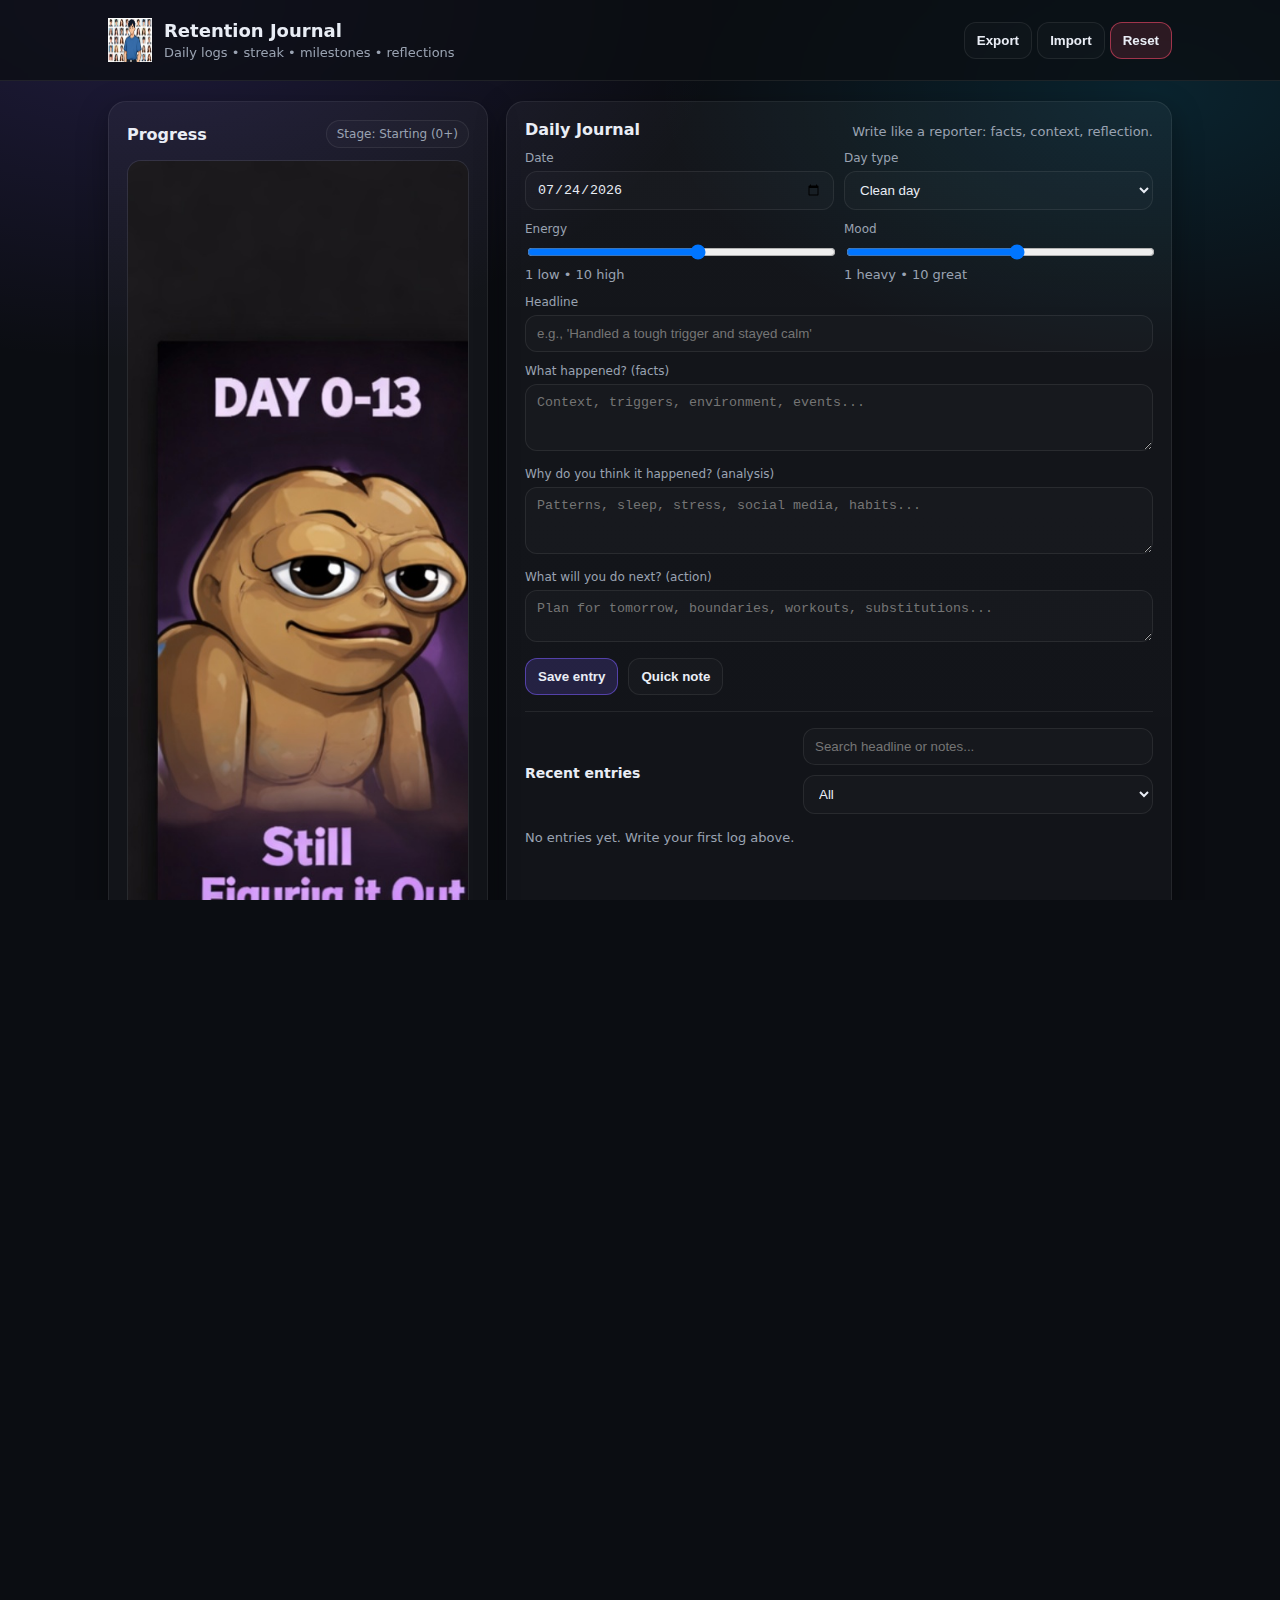
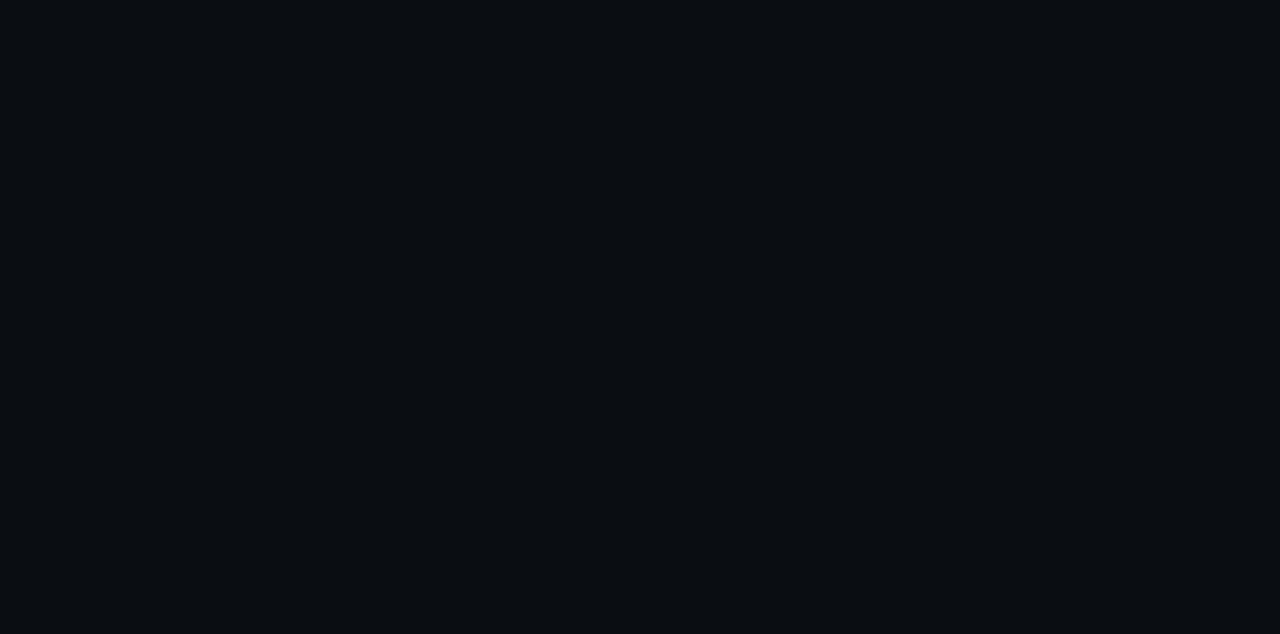
<file: index.html>
<!doctype html>
<html lang="en">
<head>
  <meta charset="utf-8" />
  <meta name="viewport" content="width=device-width,initial-scale=1" />
  <link rel="icon" href="./assets/hero.jpg" />
  <link rel="apple-touch-icon" href="./assets/hero.jpg" />
  <title>Retention Journal</title>
  <link rel="stylesheet" href="./styles.css" />
  <meta name="description" content="A simple journalist-style retention journal: streaks, milestones, and daily notes." />
</head>
<body>
  <header class="header">
    <div class="header__inner">
      <div class="brand">
        <img src="./assets/hero.jpg" class="brand__logo" alt="Retention Journal logo" />
        <div>
          <h1>Retention Journal</h1>
          <p class="muted">Daily logs • streak • milestones • reflections</p>
        </div>
      </div>

      <div class="header__actions">
        <button class="btn btn--ghost" id="btnExport">Export</button>
        <button class="btn btn--ghost" id="btnImport">Import</button>
        <input type="file" id="fileImport" accept="application/json" hidden />
        <button class="btn btn--danger" id="btnReset">Reset</button>
      </div>
    </div>
  </header>

  <main class="container">
    <section class="grid">
      <!-- LEFT: Progress card -->
      <div class="card">
        <div class="card__head">
          <h2>Progress</h2>
          <span class="pill" id="stageLabel">Stage</span>
        </div>

        <div class="progressHero">
          <img id="stageImage" src="./assets/stage-1.jpg" alt="Progress stage" />
        </div>

        <div class="stats">
          <div class="stat">
            <div class="stat__label">Current streak</div>
            <div class="stat__value" id="streakDays">0</div>
            <div class="stat__hint muted">days</div>
          </div>
          <div class="stat">
            <div class="stat__label">Best streak</div>
            <div class="stat__value" id="bestDays">0</div>
            <div class="stat__hint muted">days</div>
          </div>
          <div class="stat">
            <div class="stat__label">Total entries</div>
            <div class="stat__value" id="totalEntries">0</div>
            <div class="stat__hint muted">logged</div>
          </div>
        </div>

        <div class="milestones">
          <h3>Milestones</h3>
          <div class="milestones__list" id="milestonesList"></div>
        </div>
      </div>

      <!-- RIGHT: New entry + feed -->
      <div class="card">
        <div class="card__head">
          <h2>Daily Journal</h2>
          <span class="muted">Write like a reporter: facts, context, reflection.</span>
        </div>

        <form id="entryForm" class="form">
          <div class="row">
            <label>
              <span>Date</span>
              <input type="date" id="date" required />
            </label>

            <label>
              <span>Day type</span>
              <select id="dayType">
                <option value="clean">Clean day</option>
                <option value="urge">Urges managed</option>
                <option value="slip">Slip / relapse</option>
              </select>
            </label>
          </div>

          <div class="row">
            <label>
              <span>Energy</span>
              <input type="range" id="energy" min="1" max="10" value="6" />
              <small class="muted">1 low • 10 high</small>
            </label>

            <label>
              <span>Mood</span>
              <input type="range" id="mood" min="1" max="10" value="6" />
              <small class="muted">1 heavy • 10 great</small>
            </label>
          </div>

          <label>
            <span>Headline</span>
            <input type="text" id="headline" maxlength="80" placeholder="e.g., 'Handled a tough trigger and stayed calm'" />
          </label>

          <label>
            <span>What happened? (facts)</span>
            <textarea id="facts" rows="3" placeholder="Context, triggers, environment, events..."></textarea>
          </label>

          <label>
            <span>Why do you think it happened? (analysis)</span>
            <textarea id="analysis" rows="3" placeholder="Patterns, sleep, stress, social media, habits..."></textarea>
          </label>

          <label>
            <span>What will you do next? (action)</span>
            <textarea id="action" rows="2" placeholder="Plan for tomorrow, boundaries, workouts, substitutions..."></textarea>
          </label>

          <div class="form__actions">
            <button class="btn" type="submit">Save entry</button>
            <button class="btn btn--ghost" type="button" id="btnQuickNote">Quick note</button>
          </div>
        </form>

        <hr class="sep" />

        <div class="feedHead">
          <h3>Recent entries</h3>
          <div class="feedTools">
            <input id="search" class="input" placeholder="Search headline or notes..." />
            <select id="filterType" class="input">
              <option value="all">All</option>
              <option value="clean">Clean</option>
              <option value="urge">Urges managed</option>
              <option value="slip">Slip</option>
            </select>
          </div>
        </div>

        <div id="feed" class="feed"></div>
      </div>
    </section>

    <footer class="footer muted">
      <p>
        Data is stored locally in your browser (LocalStorage).
      </p>
    </footer>
  </main>

  <script src="./app.js"></script>
</body>
</html>
</file>
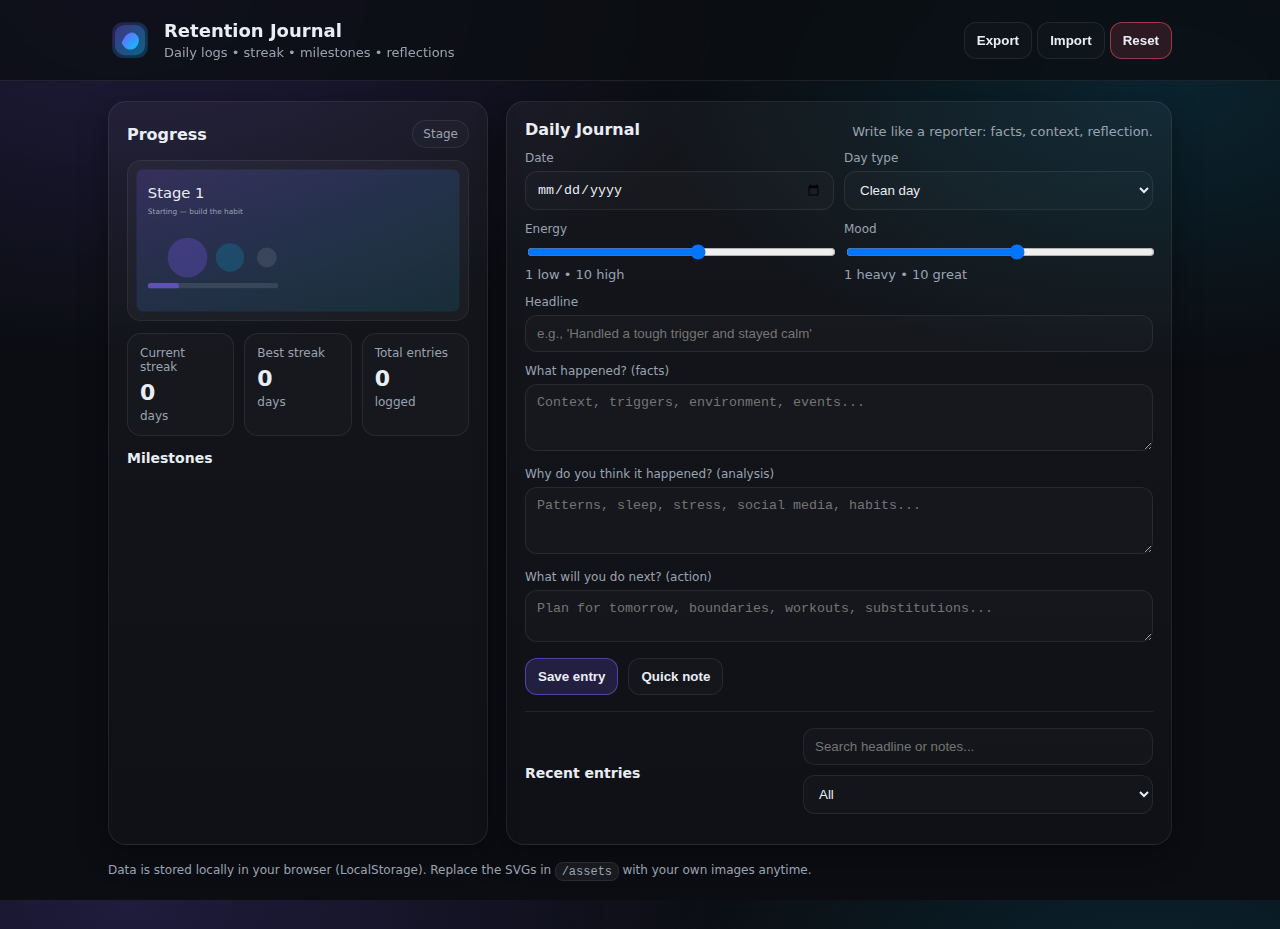
<file: journal/index.html>
<!doctype html>
<html lang="en">
<head>
  <meta charset="utf-8" />
    <meta name="viewport" content="width=device-width,initial-scale=1" />
      <title>Retention Journal</title>
        <link rel="stylesheet" href="./styles.css" />
          <meta name="description" content="A simple journalist-style retention journal: streaks, milestones, and daily notes." />
          </head>
          <body>
            <header class="header">
                <div class="header__inner">
                      <div class="brand">
                              <img src="./assets/hero.svg" class="brand__logo" alt="Retention Journal logo" />
                                      <div>
                                                <h1>Retention Journal</h1>
                                                          <p class="muted">Daily logs • streak • milestones • reflections</p>
                                                                  </div>
                                                                        </div>

                                                                              <div class="header__actions">
                                                                                      <button class="btn btn--ghost" id="btnExport">Export</button>
                                                                                              <button class="btn btn--ghost" id="btnImport">Import</button>
                                                                                                      <input type="file" id="fileImport" accept="application/json" hidden />
                                                                                                              <button class="btn btn--danger" id="btnReset">Reset</button>
                                                                                                                    </div>
                                                                                                                        </div>
                                                                                                                          </header>

                                                                                                                            <main class="container">
                                                                                                                                <section class="grid">
                                                                                                                                      <!-- LEFT: Progress card -->
                                                                                                                                            <div class="card">
                                                                                                                                                    <div class="card__head">
                                                                                                                                                              <h2>Progress</h2>
                                                                                                                                                                        <span class="pill" id="stageLabel">Stage</span>
                                                                                                                                                                                </div>

                                                                                                                                                                                        <div class="progressHero">
                                                                                                                                                                                                  <img id="stageImage" src="./assets/stage-1.svg" alt="Progress stage" />
                                                                                                                                                                                                          </div>

                                                                                                                                                                                                                  <div class="stats">
                                                                                                                                                                                                                            <div class="stat">
                                                                                                                                                                                                                                        <div class="stat__label">Current streak</div>
                                                                                                                                                                                                                                                    <div class="stat__value" id="streakDays">0</div>
                                                                                                                                                                                                                                                                <div class="stat__hint muted">days</div>
                                                                                                                                                                                                                                                                          </div>
                                                                                                                                                                                                                                                                                    <div class="stat">
                                                                                                                                                                                                                                                                                                <div class="stat__label">Best streak</div>
                                                                                                                                                                                                                                                                                                            <div class="stat__value" id="bestDays">0</div>
                                                                                                                                                                                                                                                                                                                        <div class="stat__hint muted">days</div>
                                                                                                                                                                                                                                                                                                                                  </div>
                                                                                                                                                                                                                                                                                                                                            <div class="stat">
                                                                                                                                                                                                                                                                                                                                                        <div class="stat__label">Total entries</div>
                                                                                                                                                                                                                                                                                                                                                                    <div class="stat__value" id="totalEntries">0</div>
                                                                                                                                                                                                                                                                                                                                                                                <div class="stat__hint muted">logged</div>
                                                                                                                                                                                                                                                                                                                                                                                          </div>
                                                                                                                                                                                                                                                                                                                                                                                                  </div>

                                                                                                                                                                                                                                                                                                                                                                                                          <div class="milestones">
                                                                                                                                                                                                                                                                                                                                                                                                                    <h3>Milestones</h3>
                                                                                                                                                                                                                                                                                                                                                                                                                              <div class="milestones__list" id="milestonesList"></div>
                                                                                                                                                                                                                                                                                                                                                                                                                                      </div>
                                                                                                                                                                                                                                                                                                                                                                                                                                            </div>

                                                                                                                                                                                                                                                                                                                                                                                                                                                  <!-- RIGHT: New entry + feed -->
                                                                                                                                                                                                                                                                                                                                                                                                                                                        <div class="card">
                                                                                                                                                                                                                                                                                                                                                                                                                                                                <div class="card__head">
                                                                                                                                                                                                                                                                                                                                                                                                                                                                          <h2>Daily Journal</h2>
                                                                                                                                                                                                                                                                                                                                                                                                                                                                                    <span class="muted">Write like a reporter: facts, context, reflection.</span>
                                                                                                                                                                                                                                                                                                                                                                                                                                                                                            </div>

                                                                                                                                                                                                                                                                                                                                                                                                                                                                                                    <form id="entryForm" class="form">
                                                                                                                                                                                                                                                                                                                                                                                                                                                                                                              <div class="row">
                                                                                                                                                                                                                                                                                                                                                                                                                                                                                                                          <label>
                                                                                                                                                                                                                                                                                                                                                                                                                                                                                                                                        <span>Date</span>
                                                                                                                                                                                                                                                                                                                                                                                                                                                                                                                                                      <input type="date" id="date" required />
                                                                                                                                                                                                                                                                                                                                                                                                                                                                                                                                                                  </label>

                                                                                                                                                                                                                                                                                                                                                                                                                                                                                                                                                                              <label>
                                                                                                                                                                                                                                                                                                                                                                                                                                                                                                                                                                                            <span>Day type</span>
                                                                                                                                                                                                                                                                                                                                                                                                                                                                                                                                                                                                          <select id="dayType">
                                                                                                                                                                                                                                                                                                                                                                                                                                                                                                                                                                                                                          <option value="clean">Clean day</option>
                                                                                                                                                                                                                                                                                                                                                                                                                                                                                                                                                                                                                                          <option value="urge">Urges managed</option>
                                                                                                                                                                                                                                                                                                                                                                                                                                                                                                                                                                                                                                                          <option value="slip">Slip / relapse</option>
                                                                                                                                                                                                                                                                                                                                                                                                                                                                                                                                                                                                                                                                        </select>
                                                                                                                                                                                                                                                                                                                                                                                                                                                                                                                                                                                                                                                                                    </label>
                                                                                                                                                                                                                                                                                                                                                                                                                                                                                                                                                                                                                                                                                              </div>

                                                                                                                                                                                                                                                                                                                                                                                                                                                                                                                                                                                                                                                                                                        <div class="row">
                                                                                                                                                                                                                                                                                                                                                                                                                                                                                                                                                                                                                                                                                                                    <label>
                                                                                                                                                                                                                                                                                                                                                                                                                                                                                                                                                                                                                                                                                                                                  <span>Energy</span>
                                                                                                                                                                                                                                                                                                                                                                                                                                                                                                                                                                                                                                                                                                                                                <input type="range" id="energy" min="1" max="10" value="6" />
                                                                                                                                                                                                                                                                                                                                                                                                                                                                                                                                                                                                                                                                                                                                                              <small class="muted">1 low • 10 high</small>
                                                                                                                                                                                                                                                                                                                                                                                                                                                                                                                                                                                                                                                                                                                                                                          </label>

                                                                                                                                                                                                                                                                                                                                                                                                                                                                                                                                                                                                                                                                                                                                                                                      <label>
                                                                                                                                                                                                                                                                                                                                                                                                                                                                                                                                                                                                                                                                                                                                                                                                    <span>Mood</span>
                                                                                                                                                                                                                                                                                                                                                                                                                                                                                                                                                                                                                                                                                                                                                                                                                  <input type="range" id="mood" min="1" max="10" value="6" />
                                                                                                                                                                                                                                                                                                                                                                                                                                                                                                                                                                                                                                                                                                                                                                                                                                <small class="muted">1 heavy • 10 great</small>
                                                                                                                                                                                                                                                                                                                                                                                                                                                                                                                                                                                                                                                                                                                                                                                                                                            </label>
                                                                                                                                                                                                                                                                                                                                                                                                                                                                                                                                                                                                                                                                                                                                                                                                                                                      </div>

                                                                                                                                                                                                                                                                                                                                                                                                                                                                                                                                                                                                                                                                                                                                                                                                                                                                <label>
                                                                                                                                                                                                                                                                                                                                                                                                                                                                                                                                                                                                                                                                                                                                                                                                                                                                            <span>Headline</span>
                                                                                                                                                                                                                                                                                                                                                                                                                                                                                                                                                                                                                                                                                                                                                                                                                                                                                        <input type="text" id="headline" maxlength="80" placeholder="e.g., 'Handled a tough trigger and stayed calm'" />
                                                                                                                                                                                                                                                                                                                                                                                                                                                                                                                                                                                                                                                                                                                                                                                                                                                                                                  </label>

                                                                                                                                                                                                                                                                                                                                                                                                                                                                                                                                                                                                                                                                                                                                                                                                                                                                                                            <label>
                                                                                                                                                                                                                                                                                                                                                                                                                                                                                                                                                                                                                                                                                                                                                                                                                                                                                                                        <span>What happened? (facts)</span>
                                                                                                                                                                                                                                                                                                                                                                                                                                                                                                                                                                                                                                                                                                                                                                                                                                                                                                                                    <textarea id="facts" rows="3" placeholder="Context, triggers, environment, events..."></textarea>
                                                                                                                                                                                                                                                                                                                                                                                                                                                                                                                                                                                                                                                                                                                                                                                                                                                                                                                                              </label>

                                                                                                                                                                                                                                                                                                                                                                                                                                                                                                                                                                                                                                                                                                                                                                                                                                                                                                                                                        <label>
                                                                                                                                                                                                                                                                                                                                                                                                                                                                                                                                                                                                                                                                                                                                                                                                                                                                                                                                                                    <span>Why do you think it happened? (analysis)</span>
                                                                                                                                                                                                                                                                                                                                                                                                                                                                                                                                                                                                                                                                                                                                                                                                                                                                                                                                                                                <textarea id="analysis" rows="3" placeholder="Patterns, sleep, stress, social media, habits..."></textarea>
                                                                                                                                                                                                                                                                                                                                                                                                                                                                                                                                                                                                                                                                                                                                                                                                                                                                                                                                                                                          </label>

                                                                                                                                                                                                                                                                                                                                                                                                                                                                                                                                                                                                                                                                                                                                                                                                                                                                                                                                                                                                    <label>
                                                                                                                                                                                                                                                                                                                                                                                                                                                                                                                                                                                                                                                                                                                                                                                                                                                                                                                                                                                                                <span>What will you do next? (action)</span>
                                                                                                                                                                                                                                                                                                                                                                                                                                                                                                                                                                                                                                                                                                                                                                                                                                                                                                                                                                                                                            <textarea id="action" rows="2" placeholder="Plan for tomorrow, boundaries, workouts, substitutions..."></textarea>
                                                                                                                                                                                                                                                                                                                                                                                                                                                                                                                                                                                                                                                                                                                                                                                                                                                                                                                                                                                                                                      </label>

                                                                                                                                                                                                                                                                                                                                                                                                                                                                                                                                                                                                                                                                                                                                                                                                                                                                                                                                                                                                                                                <div class="form__actions">
                                                                                                                                                                                                                                                                                                                                                                                                                                                                                                                                                                                                                                                                                                                                                                                                                                                                                                                                                                                                                                                            <button class="btn" type="submit">Save entry</button>
                                                                                                                                                                                                                                                                                                                                                                                                                                                                                                                                                                                                                                                                                                                                                                                                                                                                                                                                                                                                                                                                        <button class="btn btn--ghost" type="button" id="btnQuickNote">Quick note</button>
                                                                                                                                                                                                                                                                                                                                                                                                                                                                                                                                                                                                                                                                                                                                                                                                                                                                                                                                                                                                                                                                                  </div>
                                                                                                                                                                                                                                                                                                                                                                                                                                                                                                                                                                                                                                                                                                                                                                                                                                                                                                                                                                                                                                                                                          </form>

                                                                                                                                                                                                                                                                                                                                                                                                                                                                                                                                                                                                                                                                                                                                                                                                                                                                                                                                                                                                                                                                                                  <hr class="sep" />

                                                                                                                                                                                                                                                                                                                                                                                                                                                                                                                                                                                                                                                                                                                                                                                                                                                                                                                                                                                                                                                                                                          <div class="feedHead">
                                                                                                                                                                                                                                                                                                                                                                                                                                                                                                                                                                                                                                                                                                                                                                                                                                                                                                                                                                                                                                                                                                                    <h3>Recent entries</h3>
                                                                                                                                                                                                                                                                                                                                                                                                                                                                                                                                                                                                                                                                                                                                                                                                                                                                                                                                                                                                                                                                                                                              <div class="feedTools">
                                                                                                                                                                                                                                                                                                                                                                                                                                                                                                                                                                                                                                                                                                                                                                                                                                                                                                                                                                                                                                                                                                                                          <input id="search" class="input" placeholder="Search headline or notes..." />
                                                                                                                                                                                                                                                                                                                                                                                                                                                                                                                                                                                                                                                                                                                                                                                                                                                                                                                                                                                                                                                                                                                                                      <select id="filterType" class="input">
                                                                                                                                                                                                                                                                                                                                                                                                                                                                                                                                                                                                                                                                                                                                                                                                                                                                                                                                                                                                                                                                                                                                                                    <option value="all">All</option>
                                                                                                                                                                                                                                                                                                                                                                                                                                                                                                                                                                                                                                                                                                                                                                                                                                                                                                                                                                                                                                                                                                                                                                                  <option value="clean">Clean</option>
                                                                                                                                                                                                                                                                                                                                                                                                                                                                                                                                                                                                                                                                                                                                                                                                                                                                                                                                                                                                                                                                                                                                                                                                <option value="urge">Urges managed</option>
                                                                                                                                                                                                                                                                                                                                                                                                                                                                                                                                                                                                                                                                                                                                                                                                                                                                                                                                                                                                                                                                                                                                                                                                              <option value="slip">Slip</option>
                                                                                                                                                                                                                                                                                                                                                                                                                                                                                                                                                                                                                                                                                                                                                                                                                                                                                                                                                                                                                                                                                                                                                                                                                          </select>
                                                                                                                                                                                                                                                                                                                                                                                                                                                                                                                                                                                                                                                                                                                                                                                                                                                                                                                                                                                                                                                                                                                                                                                                                                    </div>
                                                                                                                                                                                                                                                                                                                                                                                                                                                                                                                                                                                                                                                                                                                                                                                                                                                                                                                                                                                                                                                                                                                                                                                                                                            </div>

                                                                                                                                                                                                                                                                                                                                                                                                                                                                                                                                                                                                                                                                                                                                                                                                                                                                                                                                                                                                                                                                                                                                                                                                                                                    <div id="feed" class="feed"></div>
                                                                                                                                                                                                                                                                                                                                                                                                                                                                                                                                                                                                                                                                                                                                                                                                                                                                                                                                                                                                                                                                                                                                                                                                                                                          </div>
                                                                                                                                                                                                                                                                                                                                                                                                                                                                                                                                                                                                                                                                                                                                                                                                                                                                                                                                                                                                                                                                                                                                                                                                                                                              </section>

                                                                                                                                                                                                                                                                                                                                                                                                                                                                                                                                                                                                                                                                                                                                                                                                                                                                                                                                                                                                                                                                                                                                                                                                                                                                  <footer class="footer muted">
                                                                                                                                                                                                                                                                                                                                                                                                                                                                                                                                                                                                                                                                                                                                                                                                                                                                                                                                                                                                                                                                                                                                                                                                                                                                        <p>
                                                                                                                                                                                                                                                                                                                                                                                                                                                                                                                                                                                                                                                                                                                                                                                                                                                                                                                                                                                                                                                                                                                                                                                                                                                                                Data is stored locally in your browser (LocalStorage). Replace the SVGs in <code>/assets</code> with your own images anytime.
                                                                                                                                                                                                                                                                                                                                                                                                                                                                                                                                                                                                                                                                                                                                                                                                                                                                                                                                                                                                                                                                                                                                                                                                                                                                                      </p>
                                                                                                                                                                                                                                                                                                                                                                                                                                                                                                                                                                                                                                                                                                                                                                                                                                                                                                                                                                                                                                                                                                                                                                                                                                                                                          </footer>
                                                                                                                                                                                                                                                                                                                                                                                                                                                                                                                                                                                                                                                                                                                                                                                                                                                                                                                                                                                                                                                                                                                                                                                                                                                                                            </main>

                                                                                                                                                                                                                                                                                                                                                                                                                                                                                                                                                                                                                                                                                                                                                                                                                                                                                                                                                                                                                                                                                                                                                                                                                                                                                              <script src="./app.js"></script>
                                                                                                                                                                                                                                                                                                                                                                                                                                                                                                                                                                                                                                                                                                                                                                                                                                                                                                                                                                                                                                                                                                                                                                                                                                                                                              </body>
                                                                                                                                                                                                                                                                                                                                                                                                                                                                                                                                                                                                                                                                                                                                                                                                                                                                                                                                                                                                                                                                                                                                                                                                                                                                                              </html>
</file>
<file: styles.css>
:root{
  --bg:#0b0d12;
  --card:#121624;
  --muted:#9aa3b2;
  --text:#e9edf5;
  --line:rgba(255,255,255,.08);
  --accent:#7c5cff;
  --danger:#ff4d6d;
  --shadow: 0 10px 30px rgba(0,0,0,.35);
  --radius:18px;
  --max:1100px;
  --font: ui-sans-serif, system-ui, -apple-system, Segoe UI, Roboto, Helvetica, Arial;
}

*{box-sizing:border-box}
html,body{height:100%}
body{
  margin:0;
  font-family:var(--font);
  background: radial-gradient(1000px 600px at 10% 0%, rgba(124,92,255,.18), transparent 60%),
              radial-gradient(900px 500px at 90% 10%, rgba(0,200,255,.12), transparent 55%),
              var(--bg);
  color:var(--text);
}

a{color:inherit}
code{background:rgba(255,255,255,.06); padding:.1rem .35rem; border-radius:8px; border:1px solid var(--line)}

.header{
  position:sticky; top:0; z-index:10;
  background: rgba(11,13,18,.75);
  backdrop-filter: blur(10px);
  border-bottom: 1px solid var(--line);
}
.header__inner{
  max-width:var(--max);
  margin:0 auto;
  padding:18px 18px;
  display:flex;
  gap:12px;
  align-items:center;
  justify-content:space-between;
}
.brand{display:flex; gap:12px; align-items:center}
.brand__logo{width:44px; height:44px}
h1{font-size:18px; margin:0}
.muted{color:var(--muted); margin:4px 0 0 0; font-size:13px}

.container{max-width:var(--max); margin:0 auto; padding:20px 18px 40px}

.grid{
  display:grid;
  grid-template-columns: 380px 1fr;
  gap:18px;
}
@media (max-width: 980px){
  .grid{grid-template-columns:1fr}
}

.card{
  background: linear-gradient(180deg, rgba(255,255,255,.04), rgba(255,255,255,.02));
  border: 1px solid var(--line);
  border-radius: var(--radius);
  box-shadow: var(--shadow);
  padding:18px;
}
.card__head{
  display:flex; align-items:center; justify-content:space-between;
  gap:10px;
  margin-bottom:12px;
}
h2{font-size:16px; margin:0}
h3{font-size:14px; margin:14px 0 10px}

.pill{
  border:1px solid var(--line);
  padding:6px 10px;
  border-radius:999px;
  font-size:12px;
  color:var(--muted);
  background: rgba(255,255,255,.02);
}

.progressHero{
  border: 1px solid var(--line);
  border-radius: 14px;
  overflow:hidden;
  background: rgba(255,255,255,.02);
}
.progressHero img{display:block; width:100%; height:auto}

.stats{
  display:grid;
  grid-template-columns: repeat(3, 1fr);
  gap:10px;
  margin-top:12px;
}
.stat{
  border:1px solid var(--line);
  border-radius:14px;
  padding:12px;
  background: rgba(255,255,255,.02);
}
.stat__label{font-size:12px; color:var(--muted)}
.stat__value{font-size:22px; font-weight:700; margin-top:6px}
.stat__hint{font-size:12px}

.milestones__list{display:flex; flex-direction:column; gap:8px}
.mstone{
  display:flex; justify-content:space-between; align-items:center;
  border:1px solid var(--line);
  border-radius:14px;
  padding:10px 12px;
  background: rgba(255,255,255,.02);
}
.mstone strong{font-size:13px}
.mstone span{font-size:12px; color:var(--muted)}
.mstone.done{border-color: rgba(124,92,255,.5); background: rgba(124,92,255,.08)}
.mstone.done span{color: rgba(233,237,245,.9)}

.form{display:flex; flex-direction:column; gap:12px}
.row{display:grid; grid-template-columns: 1fr 1fr; gap:10px}
@media (max-width: 520px){ .row{grid-template-columns:1fr} }

label span{display:block; font-size:12px; color:var(--muted); margin-bottom:6px}
input[type="text"], input[type="date"], select, textarea, .input{
  width:100%;
  padding:10px 11px;
  border-radius:12px;
  border:1px solid var(--line);
  background: rgba(255,255,255,.02);
  color: var(--text);
  outline:none;
}
textarea{resize:vertical}
input[type="range"]{width:100%}

.form__actions{display:flex; gap:10px; flex-wrap:wrap}
.btn{
  padding:10px 12px;
  border-radius:12px;
  border:1px solid rgba(124,92,255,.55);
  background: rgba(124,92,255,.18);
  color: var(--text);
  cursor:pointer;
  font-weight:600;
}
.btn:hover{filter:brightness(1.08)}
.btn--ghost{
  border:1px solid var(--line);
  background: rgba(255,255,255,.02);
  color: var(--text);
}
.btn--danger{
  border:1px solid rgba(255,77,109,.55);
  background: rgba(255,77,109,.14);
}

.sep{border:none; border-top:1px solid var(--line); margin:16px 0}

.feedHead{display:flex; align-items:center; justify-content:space-between; gap:10px; flex-wrap:wrap}
.feedTools{display:flex; gap:10px; flex-wrap:wrap}
.feed{display:flex; flex-direction:column; gap:10px; margin-top:12px}

.entry{
  border:1px solid var(--line);
  border-radius:14px;
  padding:12px;
  background: rgba(255,255,255,.02);
}
.entry__top{
  display:flex; align-items:flex-start; justify-content:space-between; gap:10px;
}
.entry__title{margin:0; font-size:14px}
.entry__meta{font-size:12px; color:var(--muted); margin-top:4px}
.badge{
  font-size:12px;
  border:1px solid var(--line);
  padding:6px 10px;
  border-radius:999px;
}
.badge.clean{border-color: rgba(124,92,255,.5); background: rgba(124,92,255,.10)}
.badge.urge{border-color: rgba(0,200,255,.45); background: rgba(0,200,255,.10)}
.badge.slip{border-color: rgba(255,77,109,.55); background: rgba(255,77,109,.10)}

.entry__body{margin-top:10px; color: rgba(233,237,245,.92); font-size:13px; line-height:1.5}
.entry__actions{display:flex; gap:10px; margin-top:10px}
.linkBtn{
  border:none; background:none; color: rgba(233,237,245,.9);
  cursor:pointer; padding:0; text-decoration:underline;
}
/* ========================================
   MOBILE OPTIMIZATIONS
   ======================================== */

/* Prevent horizontal overflow */
html, body {
  overflow-x: hidden;
  width: 100%;
}

/* Small tablets and large phones */
@media (max-width: 768px) {
  :root {
    --radius: 14px;
  }
  
  body {
    background: 
      radial-gradient(circle at 20% 0%, rgba(124,92,255,.15), transparent 40%),
      radial-gradient(circle at 80% 20%, rgba(0,200,255,.10), transparent 40%),
      var(--bg);
  }
}

/* Mobile phones */
@media (max-width: 640px) {
  .container {
    padding: 16px 12px 32px;
  }

  .card {
    padding: 14px;
  }

  .header__inner {
    padding: 14px 12px;
    flex-wrap: wrap;
  }

  .brand__logo {
    width: 36px;
    height: 36px;
  }

  h1 {
    font-size: 16px;
  }

  .header__actions {
    width: 100%;
    justify-content: flex-end;
    gap: 8px;
  }

  .stats {
    grid-template-columns: 1fr;
  }

  .feedHead {
    flex-direction: column;
    align-items: stretch;
  }

  .feedTools {
    flex-direction: column;
  }
}

/* Extra small phones */
@media (max-width: 375px) {
  .container {
    padding: 12px 10px 28px;
  }

  .card {
    padding: 12px;
  }

  h2 {
    font-size: 15px;
  }

  .btn {
    font-size: 13px;
    padding: 8px 10px;
  }
}

/* Landscape orientation fix */
@media (max-width: 980px) and (orientation: landscape) {
  .progressHero {
    max-height: 200px;
  }
  
  .progressHero img {
    object-fit: cover;
  }
}

/* Touch-friendly improvements */
@media (hover: none) and (pointer: coarse) {
  .btn, .linkBtn {
    min-height: 44px; /* iOS recommended touch target */
    min-width: 44px;
  }
  
  input, select, textarea {
    font-size: 16px; /* Prevents iOS zoom */
  }
}
```__

.footer{margin-top:18px; font-size:12px}
</file>
<file: journal/styles.css>
:root{
  --bg:#0b0d12;
  --card:#121624;
  --muted:#9aa3b2;
  --text:#e9edf5;
  --line:rgba(255,255,255,.08);
  --accent:#7c5cff;
  --danger:#ff4d6d;
  --shadow: 0 10px 30px rgba(0,0,0,.35);
  --radius:18px;
  --max:1100px;
  --font: ui-sans-serif, system-ui, -apple-system, Segoe UI, Roboto, Helvetica, Arial;
}

*{box-sizing:border-box}
html,body{height:100%}
body{
  margin:0;
  font-family:var(--font);
  background: radial-gradient(1000px 600px at 10% 0%, rgba(124,92,255,.18), transparent 60%),
              radial-gradient(900px 500px at 90% 10%, rgba(0,200,255,.12), transparent 55%),
              var(--bg);
  color:var(--text);
}

a{color:inherit}
code{background:rgba(255,255,255,.06); padding:.1rem .35rem; border-radius:8px; border:1px solid var(--line)}

.header{
  position:sticky; top:0; z-index:10;
  background: rgba(11,13,18,.75);
  backdrop-filter: blur(10px);
  border-bottom: 1px solid var(--line);
}
.header__inner{
  max-width:var(--max);
  margin:0 auto;
  padding:18px 18px;
  display:flex;
  gap:12px;
  align-items:center;
  justify-content:space-between;
}
.brand{display:flex; gap:12px; align-items:center}
.brand__logo{width:44px; height:44px}
h1{font-size:18px; margin:0}
.muted{color:var(--muted); margin:4px 0 0 0; font-size:13px}

.container{max-width:var(--max); margin:0 auto; padding:20px 18px 40px}

.grid{
  display:grid;
  grid-template-columns: 380px 1fr;
  gap:18px;
}
@media (max-width: 980px){
  .grid{grid-template-columns:1fr}
}

.card{
  background: linear-gradient(180deg, rgba(255,255,255,.04), rgba(255,255,255,.02));
  border: 1px solid var(--line);
  border-radius: var(--radius);
  box-shadow: var(--shadow);
  padding:18px;
}
.card__head{
  display:flex; align-items:center; justify-content:space-between;
  gap:10px;
  margin-bottom:12px;
}
h2{font-size:16px; margin:0}
h3{font-size:14px; margin:14px 0 10px}

.pill{
  border:1px solid var(--line);
  padding:6px 10px;
  border-radius:999px;
  font-size:12px;
  color:var(--muted);
  background: rgba(255,255,255,.02);
}

.progressHero{
  border: 1px solid var(--line);
  border-radius: 14px;
  overflow:hidden;
  background: rgba(255,255,255,.02);
}
.progressHero img{display:block; width:100%; height:auto}

.stats{
  display:grid;
  grid-template-columns: repeat(3, 1fr);
  gap:10px;
  margin-top:12px;
}
.stat{
  border:1px solid var(--line);
  border-radius:14px;
  padding:12px;
  background: rgba(255,255,255,.02);
}
.stat__label{font-size:12px; color:var(--muted)}
.stat__value{font-size:22px; font-weight:700; margin-top:6px}
.stat__hint{font-size:12px}

.milestones__list{display:flex; flex-direction:column; gap:8px}
.mstone{
  display:flex; justify-content:space-between; align-items:center;
  border:1px solid var(--line);
  border-radius:14px;
  padding:10px 12px;
  background: rgba(255,255,255,.02);
}
.mstone strong{font-size:13px}
.mstone span{font-size:12px; color:var(--muted)}
.mstone.done{border-color: rgba(124,92,255,.5); background: rgba(124,92,255,.08)}
.mstone.done span{color: rgba(233,237,245,.9)}

.form{display:flex; flex-direction:column; gap:12px}
.row{display:grid; grid-template-columns: 1fr 1fr; gap:10px}
@media (max-width: 520px){ .row{grid-template-columns:1fr} }

label span{display:block; font-size:12px; color:var(--muted); margin-bottom:6px}
input[type="text"], input[type="date"], select, textarea, .input{
  width:100%;
  padding:10px 11px;
  border-radius:12px;
  border:1px solid var(--line);
  background: rgba(255,255,255,.02);
  color: var(--text);
  outline:none;
}
textarea{resize:vertical}
input[type="range"]{width:100%}

.form__actions{display:flex; gap:10px; flex-wrap:wrap}
.btn{
  padding:10px 12px;
  border-radius:12px;
  border:1px solid rgba(124,92,255,.55);
  background: rgba(124,92,255,.18);
  color: var(--text);
  cursor:pointer;
  font-weight:600;
}
.btn:hover{filter:brightness(1.08)}
.btn--ghost{
  border:1px solid var(--line);
  background: rgba(255,255,255,.02);
  color: var(--text);
}
.btn--danger{
  border:1px solid rgba(255,77,109,.55);
  background: rgba(255,77,109,.14);
}

.sep{border:none; border-top:1px solid var(--line); margin:16px 0}

.feedHead{display:flex; align-items:center; justify-content:space-between; gap:10px; flex-wrap:wrap}
.feedTools{display:flex; gap:10px; flex-wrap:wrap}
.feed{display:flex; flex-direction:column; gap:10px; margin-top:12px}

.entry{
  border:1px solid var(--line);
  border-radius:14px;
  padding:12px;
  background: rgba(255,255,255,.02);
}
.entry__top{
  display:flex; align-items:flex-start; justify-content:space-between; gap:10px;
}
.entry__title{margin:0; font-size:14px}
.entry__meta{font-size:12px; color:var(--muted); margin-top:4px}
.badge{
  font-size:12px;
  border:1px solid var(--line);
  padding:6px 10px;
  border-radius:999px;
}
.badge.clean{border-color: rgba(124,92,255,.5); background: rgba(124,92,255,.10)}
.badge.urge{border-color: rgba(0,200,255,.45); background: rgba(0,200,255,.10)}
.badge.slip{border-color: rgba(255,77,109,.55); background: rgba(255,77,109,.10)}

.entry__body{margin-top:10px; color: rgba(233,237,245,.92); font-size:13px; line-height:1.5}
.entry__actions{display:flex; gap:10px; margin-top:10px}
.linkBtn{
  border:none; background:none; color: rgba(233,237,245,.9);
  cursor:pointer; padding:0; text-decoration:underline;
}

.footer{margin-top:18px; font-size:12px}
</file>
